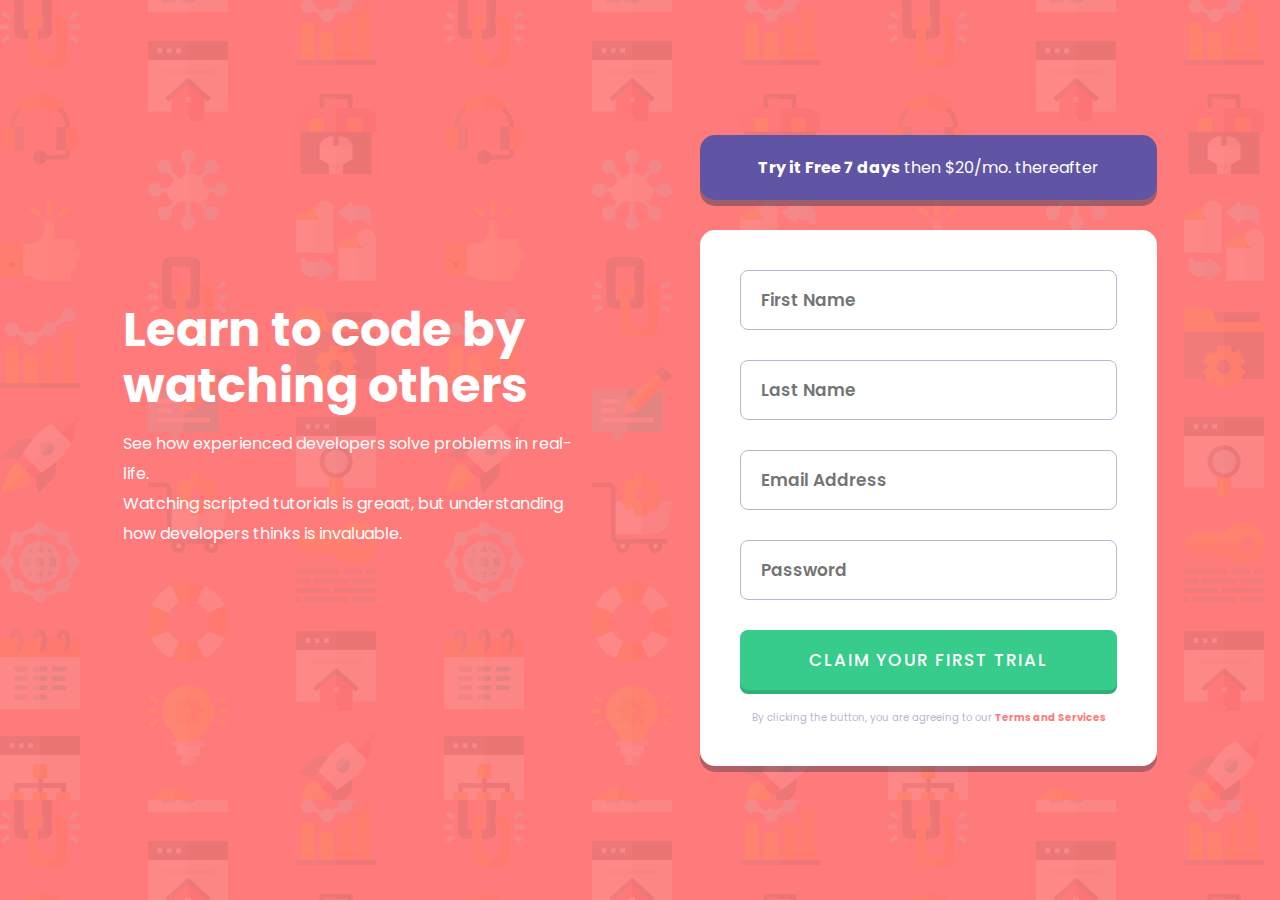
<file: index.html>
<!DOCTYPE html>
<html lang="en">

<head>
    <title>Zuri's Task</title>
    <link rel="stylesheet" href="style.css" type="text/css">
    <meta charset="utf-8">
    <meta name="viewport" content="width=device-width, initial-scale=1">
</head>
<body>
<section class="intro">
<div class="reg">
    <div class="left">
        <h1>Learn to code by<br> watching others</h1>
        <p>See how experienced developers solve problems in real-life.<br>
            Watching scripted tutorials is greaat, but understanding<br> how
            developers thinks is invaluable.
        </p>
    </div>
    <div class="right">
        <p class="top"><span>Try it Free 7 days</span> then $20/mo. thereafter</p>
        <div class="col">
            <form>
                <div class="form-group">
                    <label for="firstname">First Name</label>
                <input type="text" id="firstname" name="firstname" placeholder="First Name"  >
               <img src="image/icon-error.svg" class="error-icon" alt="img">
               <p class="error-text">First Name cannot be empty</p>
            </div>
                <div class="form-group">
                    <label for="lastname">Last Name</label>
                <input type="text" id="lastname" name="lastname" placeholder="Last Name">
                <img src="image/icon-error.svg" class="error-icon" alt="img">
                <p class="error-text">Last Name cannot be empty</p>
               
            </div>
                <div class="form-group">
                    <label for="email">Email</label>
                    <input type="email" id="email"  name="email" placeholder="Email Address">
               <img src="image/icon-error.svg" class="error-icon" alt="img">
               <p class="error-text">Looks like this is not an email</p>
                   
                </div>
                    <div class="form-group">
                        <label for="password">Password</label>
                        <input type="password" id="password" name="password" placeholder="Password">
               <img src="image/icon-error.svg" class="error-icon" alt="img">
               <p class="error-text">Password cannot be empty</p>
                       
                    </div>
                   <button type="submit">Claim your first trial</button>
<p class="last">By clicking the button, you are agreeing to our <span>Terms and Services</span></p></div>
            
                    </form>
    </div>
</div>
</div>
</section>
<script src="main.js"></script>

</body>

</html>
</file>
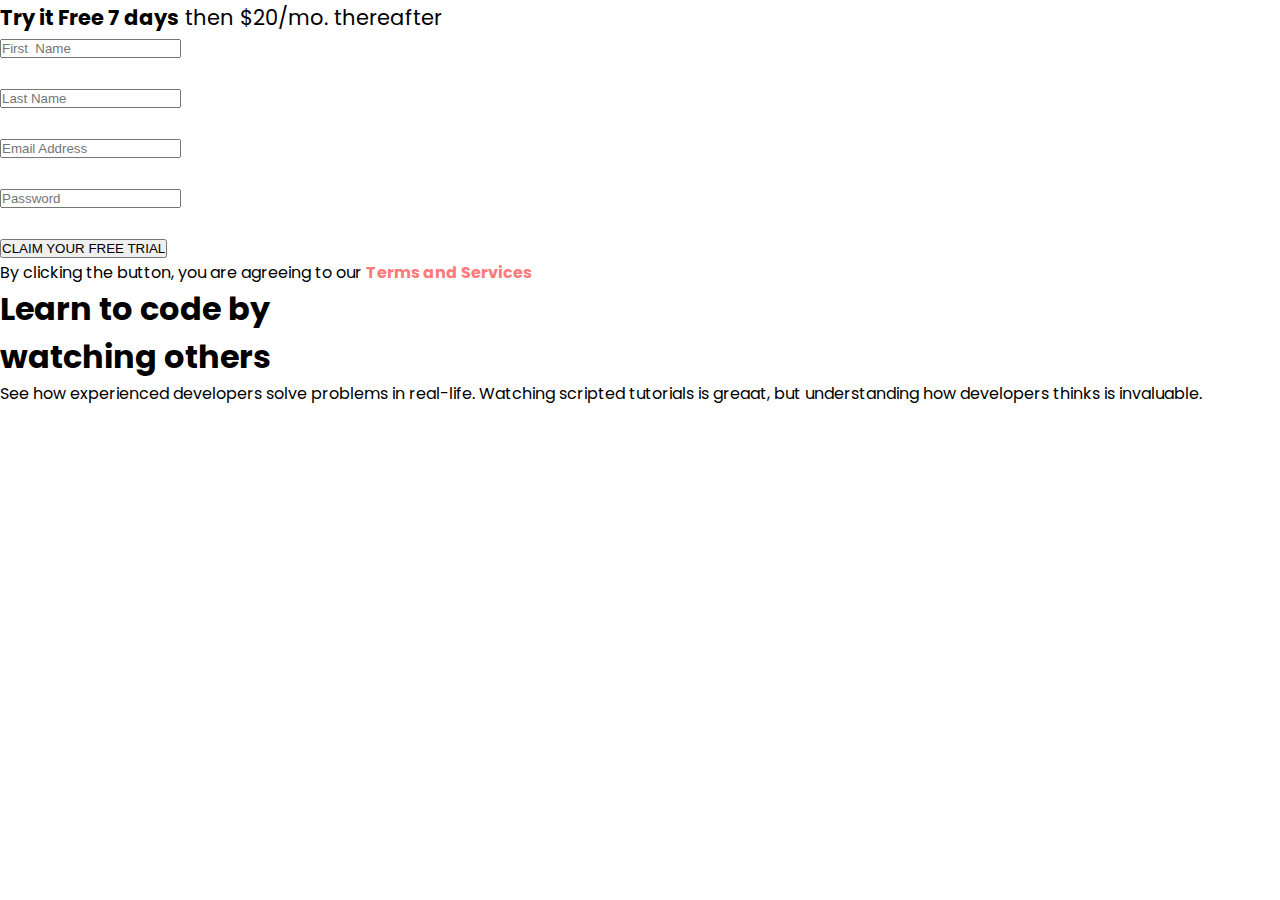
<file: zuri.html>
<!DOCTYPE html>
<html lang="en">

<head>
    <title>Zuri's Task</title>
    <link rel="stylesheet" href="style.css" type="text/css">
    <meta charset="utf-8">
    <meta name="viewport" content="width=device-width, initial-scale=1">
</head>
<body>
  
  
    <div class="container">
        <div class="top">
            <p class="topper"><b>Try it Free 7 days</b> then $20/mo. thereafter</p>
        </div>
       <div class="col">
        <form class="contact-form" action="index.html">
            <div class="form-group">
            <input type="text" class="name" name="name" placeholder="First  Name" required >
            </div>
            <div class="form-group">
            <input type="text" class="name" name="name" placeholder="Last Name"required>
            </div>
            <div class="form-group">
                <input type="email" class="email" name="email" placeholder="Email Address"required>
                </div>
                <div class="form-group">
                    <input type="password" class="email" name="password" placeholder="Password"required>
                    </div>
            
            <div class="button">
            <input type="submit" class="btn" value="CLAIM YOUR FREE TRIAL">
       </div>
       <div class="last"><p>By clicking the button, you are agreeing to our <span>Terms and Services</span></p></div>

        </form>

    </div>
    </div>
    <div class="word"><h1>Learn to code by<br> watching others</h1>
    <p>See how experienced developers solve problems in real-life.
        Watching scripted tutorials is greaat, but understanding how
        developers thinks is invaluable.
    </p></div>
</body>

</html>
</file>
<file: style.css>
@import url('https://fonts.googleapis.com/css2?family=Poppins:wght@400;500;600;700&display=swap');
@import url('https://fonts.googleapis.com/css2?family=Poppins:wght@400;500;600;700&display=swap');

* {
    padding: 0;
    margin: 0;
    box-sizing: border-box;
}

body {
    font-size: 16px;
    font-family: 'Poppins';
}

.error-text,
.error-icon {
    display: none;
}
.form-group.error .error-text,
.form-group.error .error-icon{
    display: 
block;
}

.intro {
    min-height: 100vh;
    width: 100%;
    display: flex;
    align-items: center;
    justify-content: center;
    background-image: url(image/bg-intro-mobile.png);
    background-color: hsl(0, 100%, 74%);
    padding: 100px 0;
}

.reg {
    display: flex;
    align-items: center;
    /* position: absolute; */
    justify-content: center;
    flex-direction: column;
    text-align: center;
    /* background-color: firebrick;  */
    padding: 0 30px;
    max-width: 1300px;
    margin: 0 auto;

}

.left {
    flex: 1;
    margin-bottom: 50px;
}


.left h1 {
    color: white;
    font-size: 40px;
    line-height: 48px;
    margin-bottom: 15px;

}

.left p {
      font-size: 18px;
    color: white;
    line-height: 30px;
}

.right {
    flex: 1;
}

.right .top {
    padding: 15px 90px;
    background-color: hsl(248, 32%, 49%);
    color: #fff;
    border-radius: 15px;
    box-shadow: 0px 6px hsla(249, 10%, 28%, 49%);
    margin-bottom: 30px;
}

.top p {
    font-size: 21px;
    /* color: red; */
    line-height: 35px;
}

p span {
    font-weight: 700;
}

.right .col {
    background-color: #fff;
    padding: 30px;
    border-radius: 15px;
    box-shadow: 0px 6px hsla(249, 10%, 26%, 0.404);


}

.form-group {
    position: relative;
    margin-bottom: 25px;
}

.right label {
    display: none;
}

.right input,
.right button[type=submit] {
    width: 100%;
    height: 60px;
    margin-bottom: 5px;
    border-radius: 8px;
    border: 1px solid hsl(246, 25%, 77%);
    padding-left: 20px;
    outline: none;
    color: hsl(249, 10%, 26%);
    font-family: 'Poppins';
    font-size: 18px;
    font-weight: 600;
}

input:focus {
    border: 2px solid hsl(249, 10%, 26%);
}

.right button[type=submit] {
    cursor: pointer;
    border: none;
    background-color: hsl(154, 59%, 51%);
    color: #fff;
    box-shadow: 0px 4px hsl(154, 56%, 44%);
    font-weight: 500;
    font-size: 21px;
    text-transform: uppercase;
    letter-spacing: 2px;
    margin-bottom: 0;
    padding-left: 0;
}

.right button[type=submit]:hover {
    background-color: hsl(154, 77%, 61%);

}

.right .last {
    margin-top: 15px;
    font-size: 15px;
    color: hsl(246, 25%, 77%);
    /* font-size: 14px; */
}

.last span {
    color: hsl(0, 100%, 74%);
}

.error-icon{
    /* display: block; */
    position: absolute;
    top: 28%;
    right: 20px;
}
.error-text{
    /* display: block; */
    text-align: right;
    font-size: 13px;
    font-style: italic;
    color: hsl(0, 100%, 74%);
    font-weight: 500;
}
@media only screen and (min-width: 1000px){
    .intro{
        background-image: url(image/bg-intro-desktop.png);
        /* height: 100vh; */
    }
    .reg{
        flex-direction: row;
       
        
    }
    .left{
        text-align: left;
        margin-right: 20px;
        padding-right: 100px;
        /* background-color: firebrick; */
        /* padding-bottom: 17px; */
        
    }
    .left h1{
        font-size: 48px;
        line-height: 56px;
    }
    .left p{
        font-size: 16px;
        /* background-color: red; */
        /* width: 550px; */
        /* padding-right: 27px; */
        /* margin: 10px; */
    }
    .right{
        max-width: 500px;
        

        /* background-color: red; */
    }
    .right .top p{
        font-size:18px ;
    }
    .right .top{
        padding: 20px;
    }
    .right .col{
        padding: 40px;
    }
    .right input,
    .right input::placeholder{
        font-size: 17px;
    }
    .right .last{
        margin-top: 20px;
        font-size: 10px;
    }
    .right button[type=submit] {
        cursor: pointer;
     font-size: 17px;
    }
}
</file>
